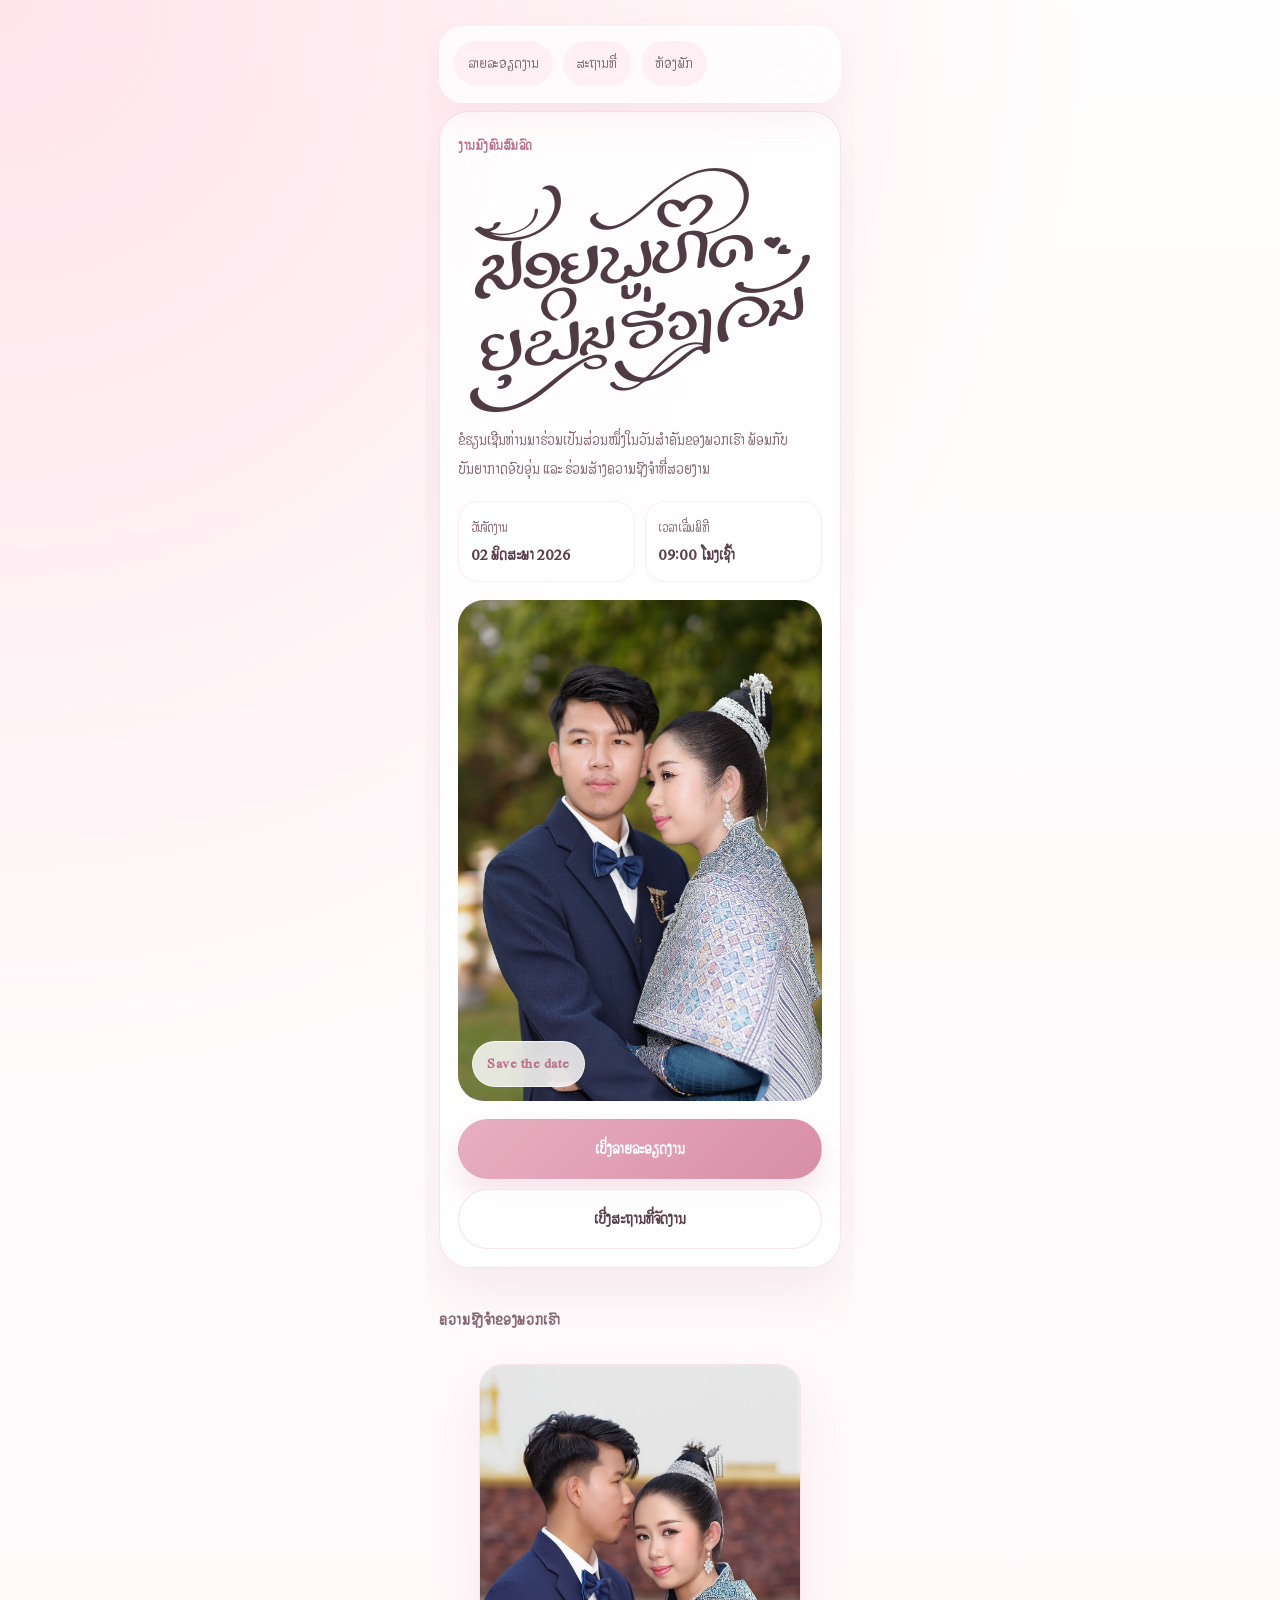
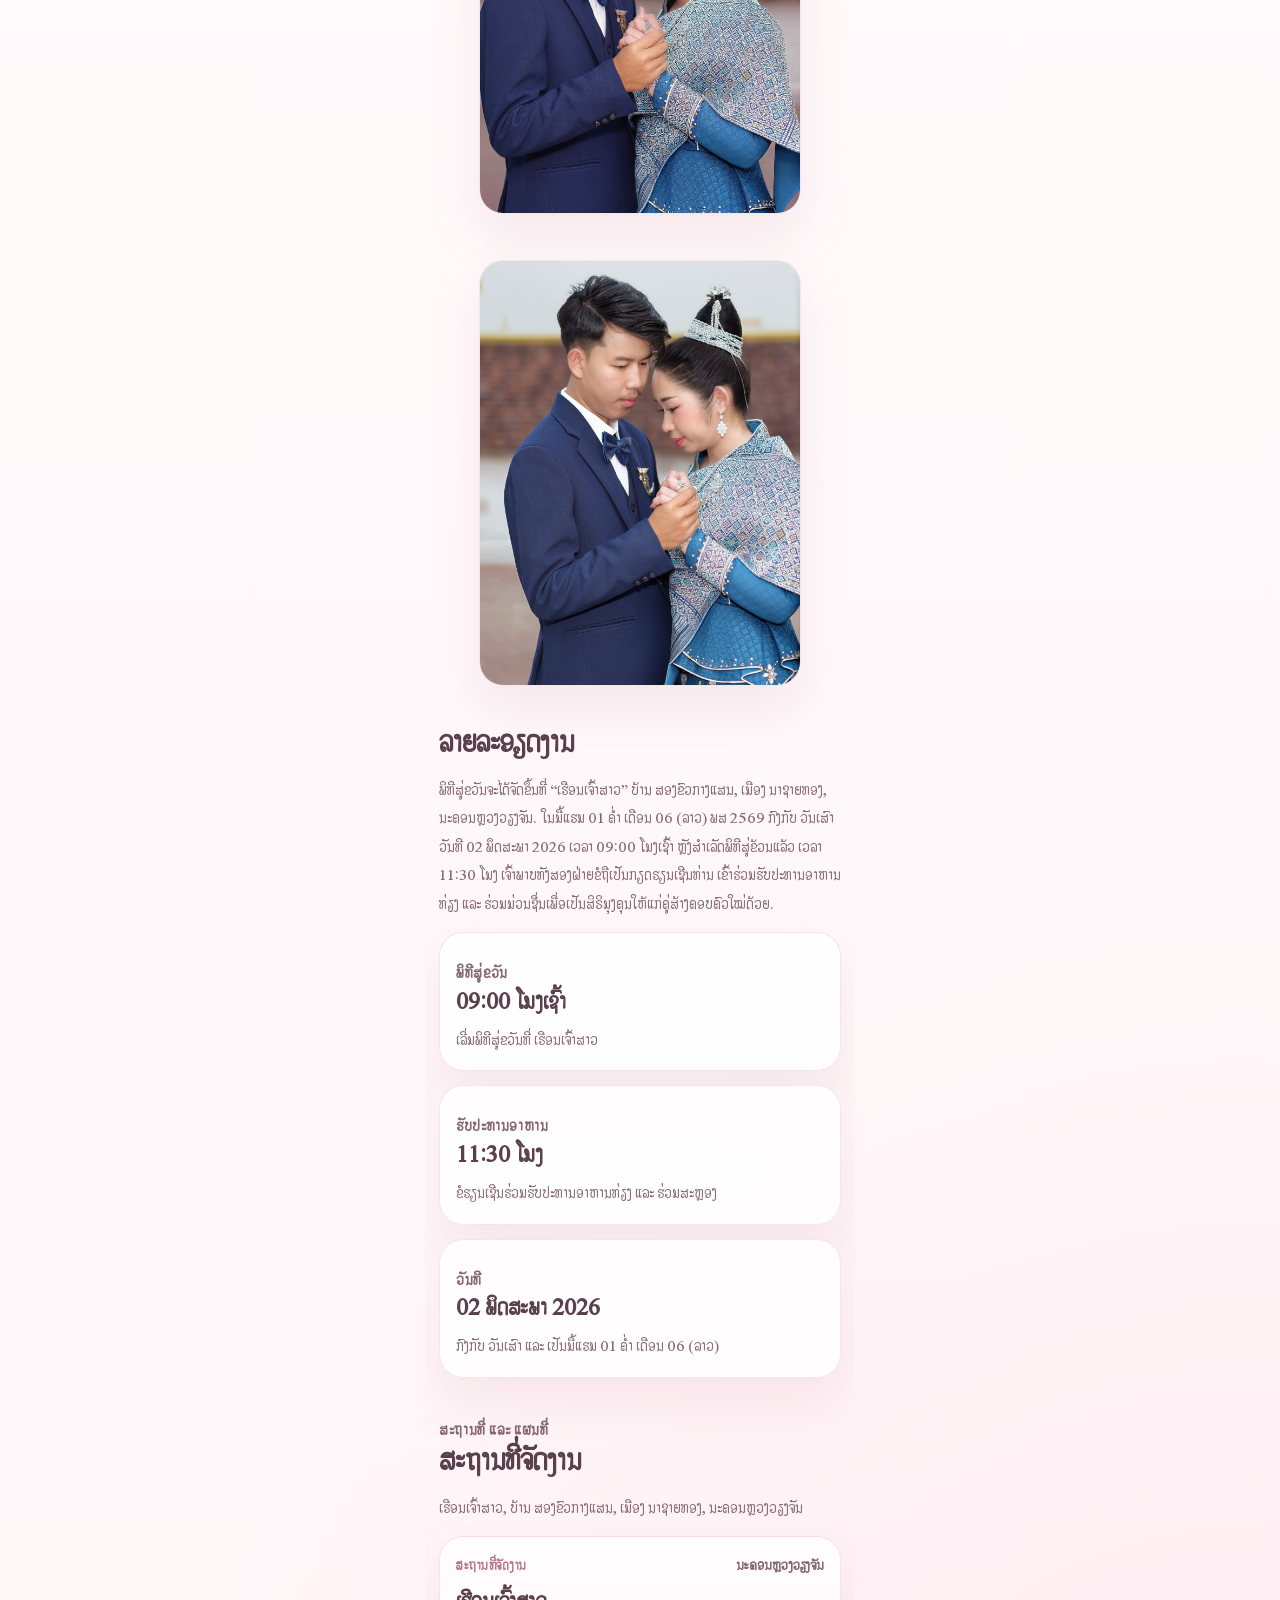
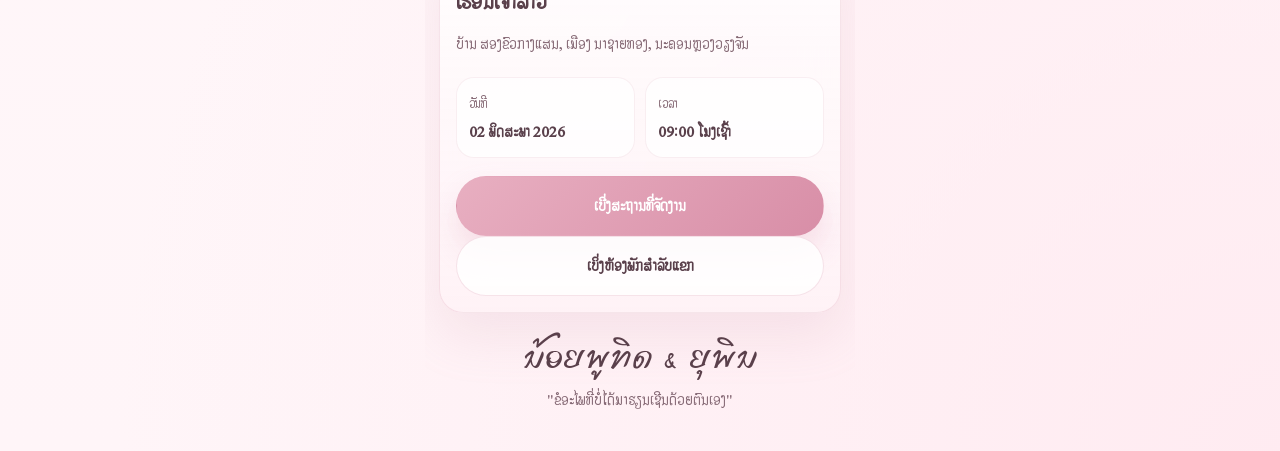
<file: index.html>
<!DOCTYPE html>
<html lang="lo">
  <head>
    <meta charset="UTF-8" />
    <meta name="viewport" content="width=device-width, initial-scale=1.0" />
    <title>ງານມົງຄົນສົມລົດນ້ອຍ ແລະ ຫຼິ້ງ</title>
    <meta
      name="description"
      content="ເວັບໄຊງານແຕ່ງງານໂທນ soft pink ແລະ ສີຂາວ ສຳລັບງານມົງຄົດສົມລົດ."
    />
    <link rel="stylesheet" href="styles.css" />
  </head>
  <body>
    <div class="page-shell">
      <header class="site-header">
        <nav class="quick-nav" aria-label="ການນຳທາງຫຼັກ">
          <a href="#details">ລາຍລະອຽດງານ</a>
          <a href="./venue.html">ສະຖານທີ່</a>
          <a href="./stay.html">ຫ້ອງພັກ</a>
        </nav>
      </header>

      <main id="top">
        <section class="hero reveal">
          <p class="eyebrow">ງານມົງຄົນສົມລົດ</p>
          <h1 class="hero-name-artwork">
            <span class="visually-hidden">ນ້ອຍພູທິດ ໄຊຍະບື ແລະ ຍຸພິນ ຮ່ວງວັນ</span>
            <img
              src="./noy&ling.png"
              alt="ນ້ອຍພູທິດ ໄຊຍະບື ແລະ ຍຸພິນ ຮ່ວງວັນ"
            />
          </h1>
          <p class="hero-text">
            ຂໍຮຽນເຊີນທ່ານມາຮ່ວມເປັນສ່ວນໜຶ່ງໃນວັນສຳຄັນຂອງພວກເຮົາ
            ພ້ອມກັບບັນຍາກາດອົບອຸ່ນ ແລະ ຮ່ວມສ້າງຄວາມຊົງຈຳທີ່ສວຍງາມ
          </p>

          <div class="hero-info">
            <div class="info-chip">
              <span>ວັນຈັດງານ</span>
              <strong>02 ພຶດສະພາ 2026</strong>
            </div>
            <div class="info-chip">
              <span>ເວລາເລີ່ມພິທີ</span>
              <strong>09:00 ໂມງເຊົ້າ</strong>
            </div>
          </div>

          <figure class="hero-photo-card">
            <img
              src="./pic/IMG_0984.JPG"
              alt="ຮູບຄູ່ບ່າວສາວຮູບຫຼັກ"
            />
            <figcaption class="photo-badge">Save the date</figcaption>
          </figure>

          <div class="hero-actions">
            <a class="button button-primary" href="#details">ເບິ່ງລາຍລະອຽດງານ</a>
            <a class="button button-secondary" href="./venue.html">ເບີ່ງສະຖານທີ່ຈັດງານ</a>
          </div>
        </section>

        <section class="section moments-section" id="moments">
          <div class="section-heading reveal">
            <p class="eyebrow">ຄວາມຊົງຈຳຂອງພວກເຮົາ</p>
          </div>

          <div class="gallery-stack">
            <figure class="gallery-card gallery-card-large reveal">
              <img
                src="./pic/IMG_0985.JPG"
                alt="ຮູບຄູ່ບ່າວສາວພາບທີ່ສອງ"
              />
            </figure>
            <figure class="gallery-card reveal">
              <img
                src="./pic/IMG_1001.JPG"
                alt="ຮູບຄູ່ບ່າວສາວພາບທີ່ສາມ"
              />
            </figure>
          </div>
        </section>

        <section class="section details-section" id="details">
          <div class="section-heading reveal">
            <h2>ລາຍລະອຽດງານ</h2>
            <p class="detail-paragraph">
              ພິທີສູ່ຂວັນຈະໄດ້ຈັດຂຶ້ນທີ່ “ເຮືອນເຈົ້າສາວ” ບ້ານ ສອງຂົວກາງແສນ,
              ເມືອງ ນາຊາຍທອງ, ນະຄອນຫຼວງວຽງຈັນ. ໃນມື້ແຮມ 01 ຄໍ່າ ເດືອນ 06 (ລາວ)
              ພສ 2569 ກົງກັບ ວັນເສົາ ວັນທີ 02 ພຶດສະພາ 2026 ເວລາ 09:00 ໂມງເຊົ້າ
              ຫຼັງສຳເລັດພິທີສູ່ຂ້ວນແລ້ວ ເວລາ 11:30 ໂມງ
              ເຈົ້າພາບທັງສອງຝ່າຍຂໍຖືເປັນກຽດຮຽນເຊີນທ່ານ ເຂົ້າຮ່ວມຮັບປະທານອາຫານທ່ຽງ
              ແລະ ຮ່ວມມ່ວນຊື່ນເພື່ອເປັນສິຣິມຸງຄຸນໃຫ້ແກ່ຄູ່ສ້າງຄອບຄົວໃໝ່ດ້ວຍ.
            </p>
          </div>

          <div class="details-grid">
            <article class="detail-card reveal">
              <p class="detail-label">ພິທີສູ່ຂວັນ</p>
              <h3>09:00 ໂມງເຊົ້າ</h3>
              <p>ເລີ່ມພິທີສູ່ຂວັນທີ່ ເຮືອນເຈົ້າສາວ</p>
            </article>

            <article class="detail-card reveal">
              <p class="detail-label">ຮັບປະທານອາຫານ</p>
              <h3>11:30 ໂມງ</h3>
              <p>ຂໍຮຽນເຊີນຮ່ວມຮັບປະທານອາຫານທ່ຽງ ແລະ ຮ່ວມສະຫຼອງ</p>
            </article>

            <article class="detail-card reveal">
              <p class="detail-label">ວັນທີ</p>
              <h3>02 ພຶດສະພາ 2026</h3>
              <p>ກົງກັບ ວັນເສົາ ແລະ ເປັນມື້ແຮມ 01 ຄໍ່າ ເດືອນ 06 (ລາວ)</p>
            </article>
          </div>
        </section>

        <section class="section venue-section" id="venue">
          <div class="section-heading reveal">
            <p class="eyebrow">ສະຖານທີ່ ແລະ ແຜນທີ່</p>
            <h2>ສະຖານທີ່ຈັດງານ</h2>
            <p>
              ເຮືອນເຈົ້າສາວ, ບ້ານ ສອງຂົວກາງແສນ, ເມືອງ ນາຊາຍທອງ,
              ນະຄອນຫຼວງວຽງຈັນ
            </p>
          </div>

          <article class="venue-card reveal">
            <div class="venue-topline">
              <span>ສະຖານທີ່ຈັດງານ</span>
              <strong>ນະຄອນຫຼວງວຽງຈັນ</strong>
            </div>

            <h3>ເຮືອນເຈົ້າສາວ</h3>
            <p>
              ບ້ານ ສອງຂົວກາງແສນ, ເມືອງ ນາຊາຍທອງ,
              ນະຄອນຫຼວງວຽງຈັນ
            </p>

            <div class="venue-meta">
              <div>
                <span>ວັນທີ</span>
                <strong>02 ພຶດສະພາ 2026</strong>
              </div>
              <div>
                <span>ເວລາ</span>
                <strong>09:00 ໂມງເຊົ້າ</strong>
              </div>
            </div>

            <a
              class="button button-primary"
              href="./venue.html"
            >
              ເບີ່ງສະຖານທີ່ຈັດງານ
            </a>
            <a
              class="button button-secondary"
              href="./stay.html"
            >
              ເບິ່ງຫ້ອງພັກສຳລັບແຂກ
            </a>
          </article>
        </section>
      </main>

      <footer class="site-footer reveal">
        <p> ນ້ອຍພູທິດ & ຍຸພິນ</p>
        <p class="footer-note">
          "ຂໍອະໄພທີ່ບໍ່ໄດ້ມາຮຽນເຊີນດ້ວຍຕົນເອງ"
        </p>
      </footer>
    </div>

    <script src="script.js"></script>
  </body>
</html>
</file>
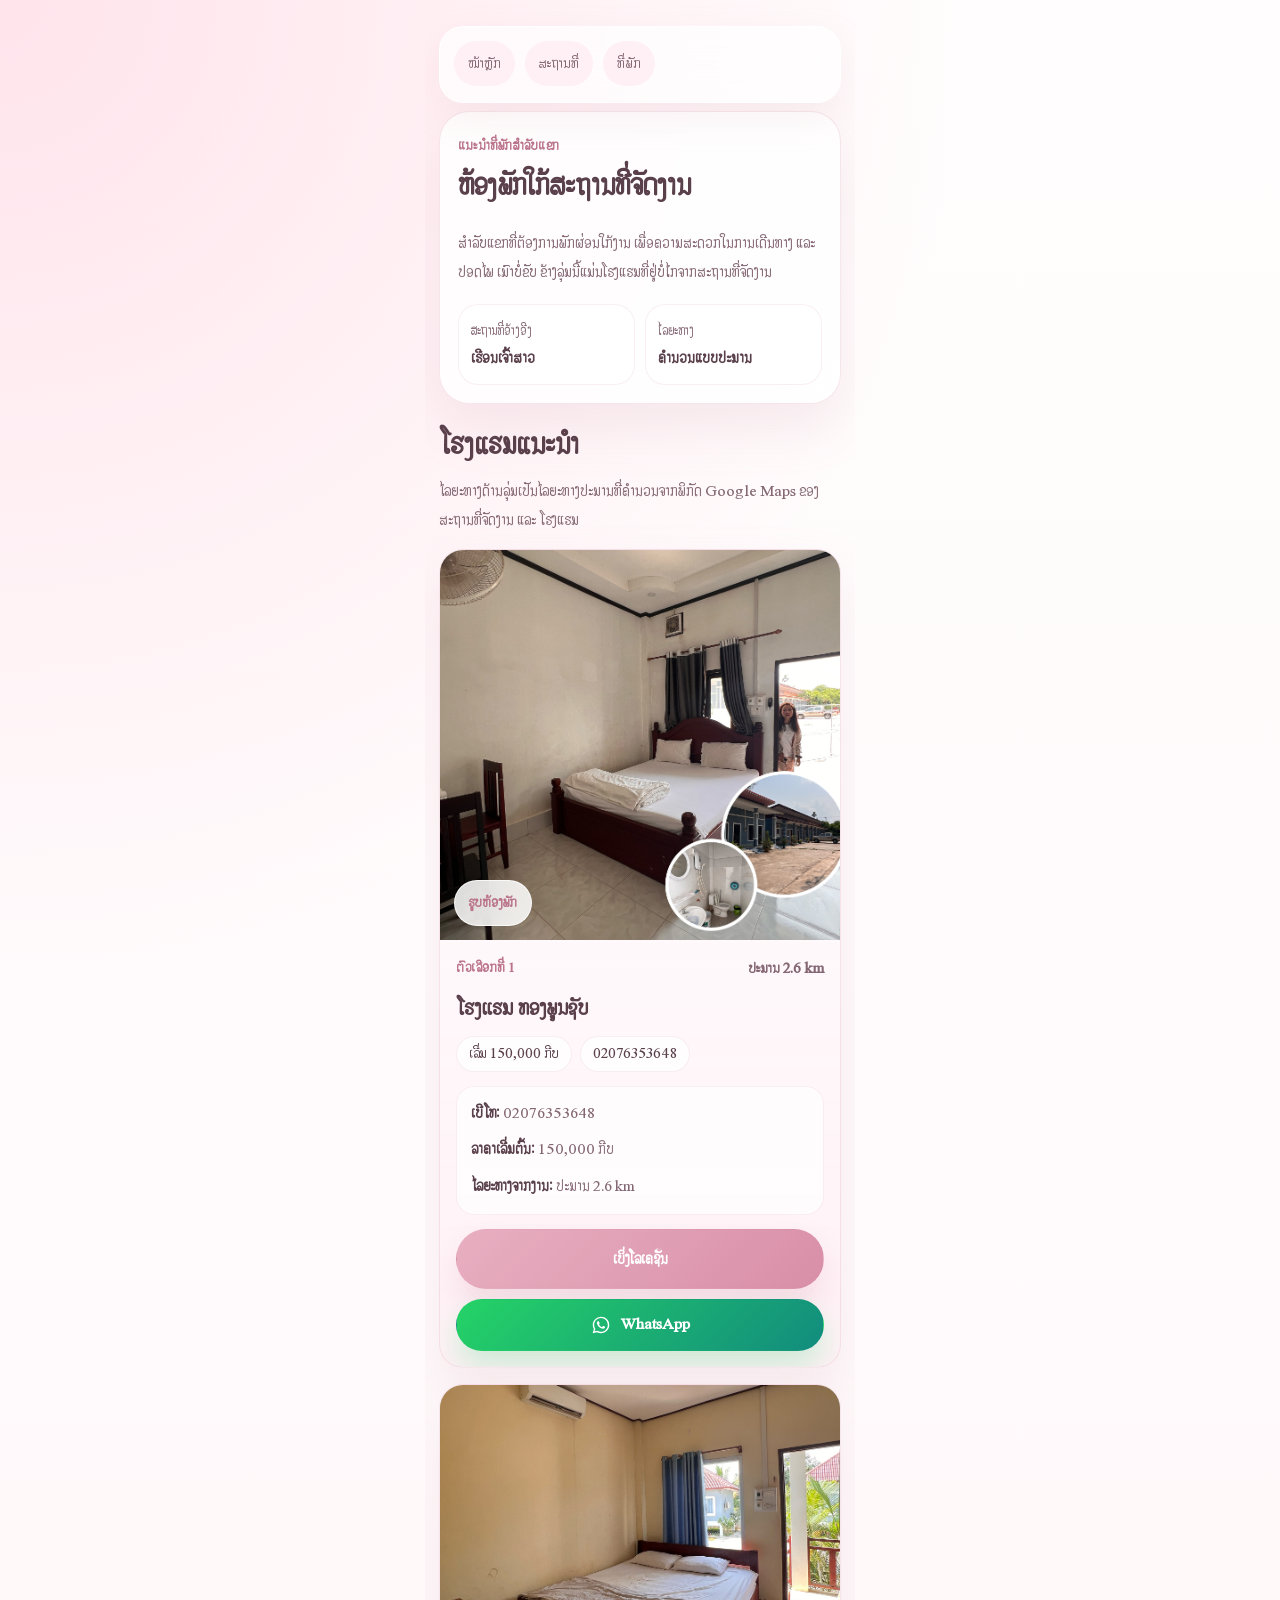
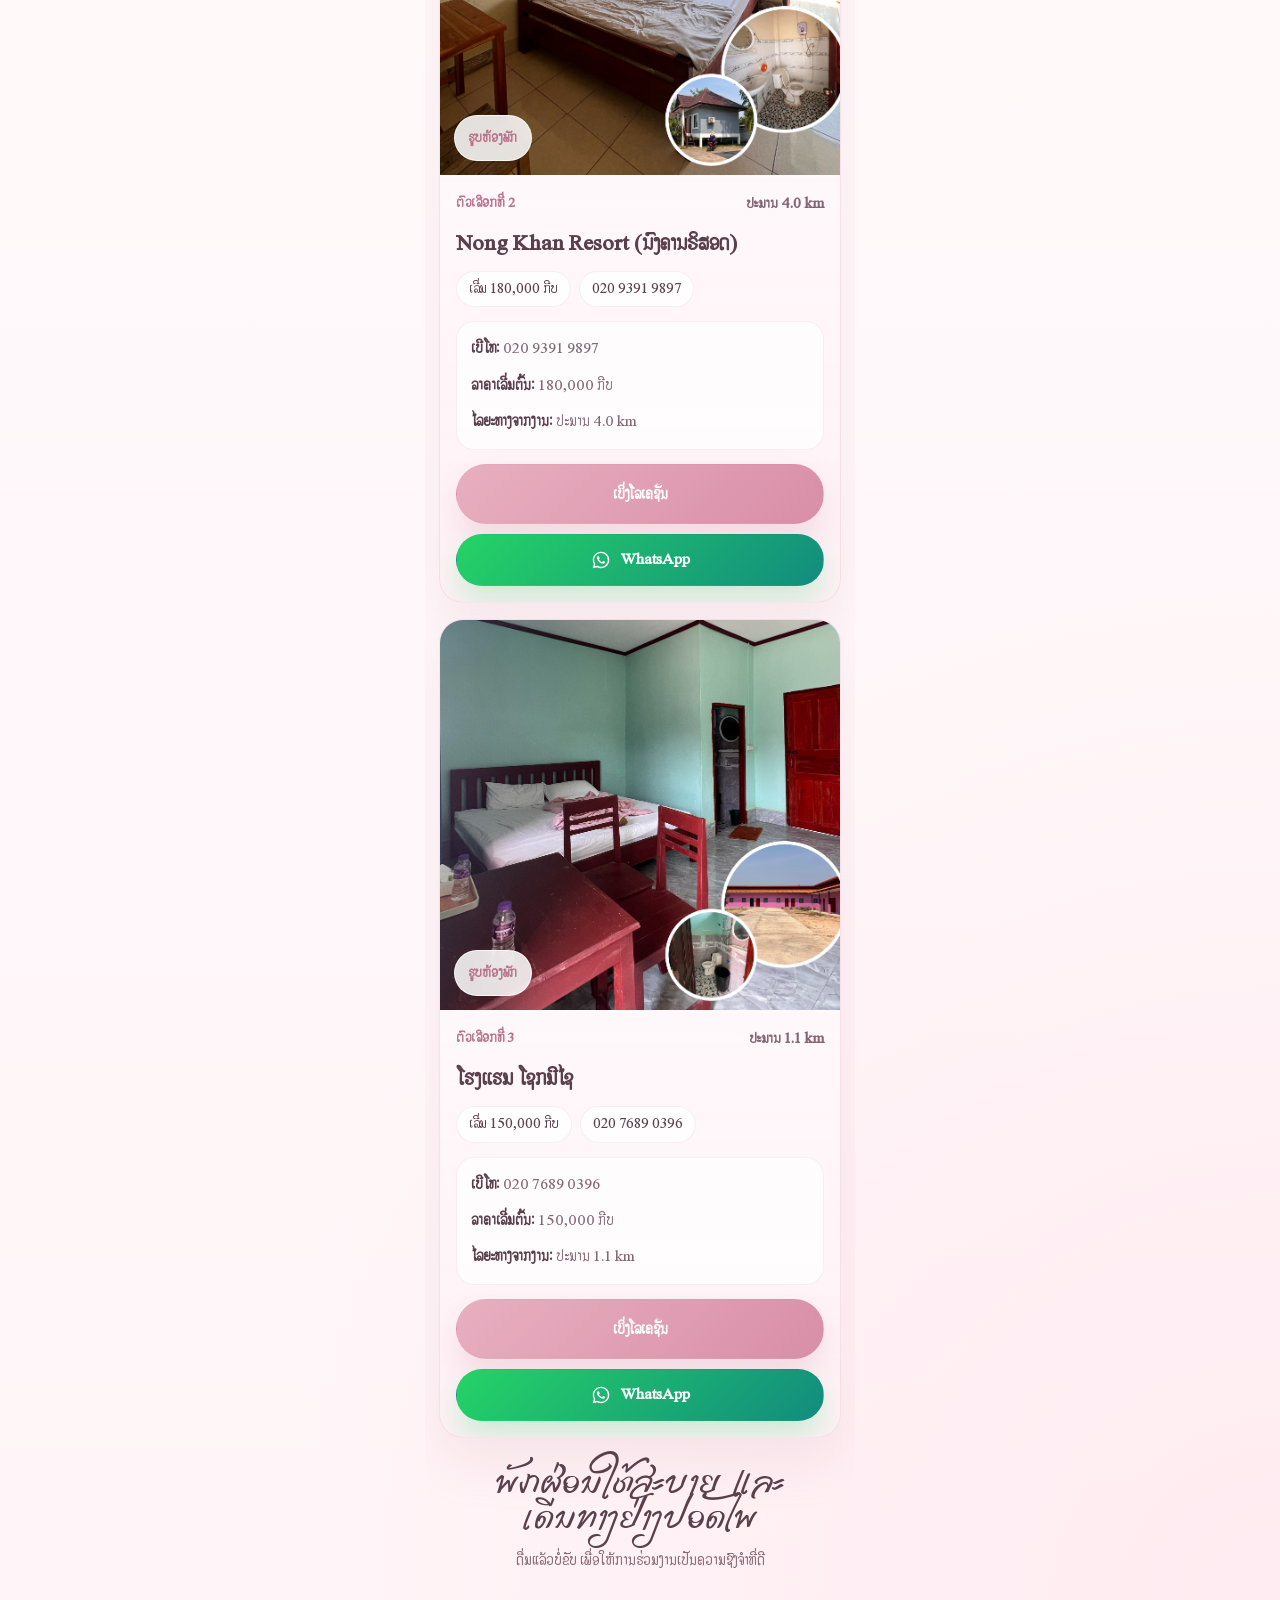
<file: stay.html>
<!DOCTYPE html>
<html lang="lo">
  <head>
    <meta charset="UTF-8" />
    <meta name="viewport" content="width=device-width, initial-scale=1.0" />
    <title>ແນະນຳຫ້ອງພັກສຳລັບແຂກ</title>
    <meta
      name="description"
      content="ແນະນຳໂຮງແຮມໃກ້ສະຖານທີ່ຈັດງານ ພ້ອມລາຄາ ແລະ ໄລຍະທາງປະມານ."
    />
    <link rel="stylesheet" href="styles.css" />
  </head>
  <body>
    <div class="page-shell">
      <header class="site-header">
        <nav class="quick-nav" aria-label="ການນຳທາງຫຼັກ">
          <a href="./index.html">ໜ້າຫຼັກ</a>
          <a href="./venue.html">ສະຖານທີ່</a>
          <a href="#hotel-list">ທີ່ພັກ</a>
        </nav>
      </header>

      <main id="top">
        <section class="hero reveal">
          <p class="eyebrow">ແນະນຳທີ່ພັກສຳລັບແຂກ</p>
          <h1 class="venue-page-title">ຫ້ອງພັກໃກ້ສະຖານທີ່ຈັດງານ</h1>
          <p class="hero-text">
            ສຳລັບແຂກທີ່ຕ້ອງການພັກຜ່ອນໃກ້ງານ ເພື່ອຄວາມສະດວກໃນການເດີນທາງ
            ແລະ ປອດໄພ ເມົາບໍ່ຂັບ ຂ້າງລຸ່ມນີ້ແມ່ນໂຮງແຮມທີ່ຢູ່ບໍ່ໄກຈາກສະຖານທີ່ຈັດງານ
          </p>

          <div class="hero-info">
            <div class="info-chip">
              <span>ສະຖານທີ່ອ້າງອີງ</span>
              <strong>ເຮືອນເຈົ້າສາວ</strong>
            </div>
            <div class="info-chip">
              <span>ໄລຍະທາງ</span>
              <strong>ຄຳນວນແບບປະມານ</strong>
            </div>
          </div>
        </section>

        <section class="section" id="hotel-list">
          <div class="section-heading reveal">
            <h2>ໂຮງແຮມແນະນຳ</h2>
            <p class="hotel-note">
              ໄລຍະທາງດ້ານລຸ່ມເປັນໄລຍະທາງປະມານທີ່ຄຳນວນຈາກພິກັດ Google Maps
              ຂອງສະຖານທີ່ຈັດງານ ແລະ ໂຮງແຮມ
            </p>
          </div>

          <div class="stay-grid">
            <article class="hotel-card reveal">
              <figure class="hotel-photo-frame">
                <img src="./pic/H1.jpg" alt="ຮູບຫ້ອງພັກ ໂຮງແຮມ ທອງພູນຊັບ" />
                <figcaption class="hotel-photo-label">ຮູບຫ້ອງພັກ</figcaption>
              </figure>

              <div class="hotel-body">
                <div class="hotel-topline">
                  <span>ຕົວເລືອກທີ່ 1</span>
                  <strong>ປະມານ 2.6 km</strong>
                </div>

                <h3>ໂຮງແຮມ ທອງພູນຊັບ</h3>

                <div class="hotel-badges">
                  <span>ເລີ່ມ 150,000 ກີບ</span>
                  <span>02076353648</span>
                </div>

                <div class="hotel-meta-list">
                  <p><strong>ເບີໂທ:</strong> 02076353648</p>
                  <p><strong>ລາຄາເລີ່ມຕົ້ນ:</strong> 150,000 ກີບ</p>
                  <p><strong>ໄລຍະທາງຈາກງານ:</strong> ປະມານ 2.6 km</p>
                </div>

                <div class="hotel-actions">
                  <a class="button button-primary" href="https://maps.app.goo.gl/dNXjxW8s7bUwDovT9" target="_blank" rel="noreferrer">ເບິ່ງໂລເຄຊັ້ນ</a>
                  <a class="button button-whatsapp" href="https://wa.me/8562076353648" target="_blank" rel="noreferrer" aria-label="WhatsApp ຫາ ໂຮງແຮມ ທອງພູນຊັບ">
                    <svg viewBox="0 0 24 24" aria-hidden="true">
                      <path d="M19.05 4.91A9.82 9.82 0 0 0 12.03 2c-5.46 0-9.9 4.44-9.9 9.9 0 1.74.45 3.43 1.32 4.92L2 22l5.33-1.39a9.86 9.86 0 0 0 4.7 1.2h.01c5.46 0 9.9-4.44 9.9-9.9a9.83 9.83 0 0 0-2.89-7zM12.04 20.14h-.01a8.2 8.2 0 0 1-4.18-1.15l-.3-.18-3.16.82.84-3.08-.2-.32a8.2 8.2 0 0 1-1.26-4.33c0-4.52 3.68-8.2 8.21-8.2 2.19 0 4.25.85 5.8 2.4a8.14 8.14 0 0 1 2.4 5.82c0 4.52-3.68 8.21-8.2 8.21zm4.5-6.16c-.25-.13-1.47-.72-1.69-.8-.23-.08-.39-.12-.56.12-.16.24-.64.79-.78.95-.14.16-.29.18-.54.06-.25-.13-1.04-.38-1.98-1.21-.73-.65-1.22-1.44-1.36-1.69-.14-.24-.01-.38.11-.51.11-.11.24-.29.36-.44.12-.14.16-.24.24-.4.08-.16.04-.3-.02-.42-.07-.13-.56-1.35-.77-1.84-.2-.48-.4-.41-.56-.42h-.48c-.16 0-.42.06-.64.3-.22.24-.84.82-.84 2s.86 2.32.98 2.48c.12.16 1.69 2.58 4.09 3.61.57.24 1.01.39 1.36.49.57.18 1.1.15 1.51.09.46-.07 1.47-.6 1.68-1.18.21-.58.21-1.08.15-1.18-.06-.1-.22-.16-.47-.28z"/>
                    </svg>
                    <span>WhatsApp</span>
                  </a>
                </div>
              </div>
            </article>

            <article class="hotel-card reveal">
              <figure class="hotel-photo-frame">
                <img src="./pic/H2.jpg" alt="ຮູບຫ້ອງພັກ Nong Khan Resort" />
                <figcaption class="hotel-photo-label">ຮູບຫ້ອງພັກ</figcaption>
              </figure>

              <div class="hotel-body">
                <div class="hotel-topline">
                  <span>ຕົວເລືອກທີ່ 2</span>
                  <strong>ປະມານ 4.0 km</strong>
                </div>

                <h3>Nong Khan Resort (ນົງຄານຣິສອດ)</h3>

                <div class="hotel-badges">
                  <span>ເລີ່ມ 180,000 ກີບ</span>
                  <span>020 9391 9897</span>
                </div>

                <div class="hotel-meta-list">
                  <p><strong>ເບີໂທ:</strong> 020 9391 9897</p>
                  <p><strong>ລາຄາເລີ່ມຕົ້ນ:</strong> 180,000 ກີບ</p>
                  <p><strong>ໄລຍະທາງຈາກງານ:</strong> ປະມານ 4.0 km</p>
                </div>

                <div class="hotel-actions">
                  <a class="button button-primary" href="https://maps.app.goo.gl/bc4GUqdzLYqfW7oU9" target="_blank" rel="noreferrer">ເບິ່ງໂລເຄຊັ້ນ</a>
                  <a class="button button-whatsapp" href="https://wa.me/8562093919897" target="_blank" rel="noreferrer" aria-label="WhatsApp ຫາ Nong Khan Resort">
                    <svg viewBox="0 0 24 24" aria-hidden="true">
                      <path d="M19.05 4.91A9.82 9.82 0 0 0 12.03 2c-5.46 0-9.9 4.44-9.9 9.9 0 1.74.45 3.43 1.32 4.92L2 22l5.33-1.39a9.86 9.86 0 0 0 4.7 1.2h.01c5.46 0 9.9-4.44 9.9-9.9a9.83 9.83 0 0 0-2.89-7zM12.04 20.14h-.01a8.2 8.2 0 0 1-4.18-1.15l-.3-.18-3.16.82.84-3.08-.2-.32a8.2 8.2 0 0 1-1.26-4.33c0-4.52 3.68-8.2 8.21-8.2 2.19 0 4.25.85 5.8 2.4a8.14 8.14 0 0 1 2.4 5.82c0 4.52-3.68 8.21-8.2 8.21zm4.5-6.16c-.25-.13-1.47-.72-1.69-.8-.23-.08-.39-.12-.56.12-.16.24-.64.79-.78.95-.14.16-.29.18-.54.06-.25-.13-1.04-.38-1.98-1.21-.73-.65-1.22-1.44-1.36-1.69-.14-.24-.01-.38.11-.51.11-.11.24-.29.36-.44.12-.14.16-.24.24-.4.08-.16.04-.3-.02-.42-.07-.13-.56-1.35-.77-1.84-.2-.48-.4-.41-.56-.42h-.48c-.16 0-.42.06-.64.3-.22.24-.84.82-.84 2s.86 2.32.98 2.48c.12.16 1.69 2.58 4.09 3.61.57.24 1.01.39 1.36.49.57.18 1.1.15 1.51.09.46-.07 1.47-.6 1.68-1.18.21-.58.21-1.08.15-1.18-.06-.1-.22-.16-.47-.28z"/>
                    </svg>
                    <span>WhatsApp</span>
                  </a>
                </div>
              </div>
            </article>

            <article class="hotel-card reveal">
              <figure class="hotel-photo-frame">
                <img src="./pic/H3.jpg" alt="ຮູບຫ້ອງພັກ ໂຮງແຮມ ໂຊກມີໄຊ" />
                <figcaption class="hotel-photo-label">ຮູບຫ້ອງພັກ</figcaption>
              </figure>

              <div class="hotel-body">
                <div class="hotel-topline">
                  <span>ຕົວເລືອກທີ່ 3</span>
                  <strong>ປະມານ 1.1 km</strong>
                </div>

                <h3>ໂຮງແຮມ ໂຊກມີໄຊ</h3>

                <div class="hotel-badges">
                  <span>ເລີ່ມ 150,000 ກີບ</span>
                  <span>020 7689 0396</span>
                </div>

                <div class="hotel-meta-list">
                  <p><strong>ເບີໂທ:</strong> 020 7689 0396</p>
                  <p><strong>ລາຄາເລີ່ມຕົ້ນ:</strong> 150,000 ກີບ</p>
                  <p><strong>ໄລຍະທາງຈາກງານ:</strong> ປະມານ 1.1 km</p>
                </div>

                <div class="hotel-actions">
                  <a class="button button-primary" href="https://maps.app.goo.gl/86CZiQiJit9uQNao9" target="_blank" rel="noreferrer">ເບິ່ງໂລເຄຊັ້ນ</a>
                  <a class="button button-whatsapp" href="https://wa.me/8562076890396" target="_blank" rel="noreferrer" aria-label="WhatsApp ຫາ ໂຮງແຮມ ໂຊກມີໄຊ">
                    <svg viewBox="0 0 24 24" aria-hidden="true">
                      <path d="M19.05 4.91A9.82 9.82 0 0 0 12.03 2c-5.46 0-9.9 4.44-9.9 9.9 0 1.74.45 3.43 1.32 4.92L2 22l5.33-1.39a9.86 9.86 0 0 0 4.7 1.2h.01c5.46 0 9.9-4.44 9.9-9.9a9.83 9.83 0 0 0-2.89-7zM12.04 20.14h-.01a8.2 8.2 0 0 1-4.18-1.15l-.3-.18-3.16.82.84-3.08-.2-.32a8.2 8.2 0 0 1-1.26-4.33c0-4.52 3.68-8.2 8.21-8.2 2.19 0 4.25.85 5.8 2.4a8.14 8.14 0 0 1 2.4 5.82c0 4.52-3.68 8.21-8.2 8.21zm4.5-6.16c-.25-.13-1.47-.72-1.69-.8-.23-.08-.39-.12-.56.12-.16.24-.64.79-.78.95-.14.16-.29.18-.54.06-.25-.13-1.04-.38-1.98-1.21-.73-.65-1.22-1.44-1.36-1.69-.14-.24-.01-.38.11-.51.11-.11.24-.29.36-.44.12-.14.16-.24.24-.4.08-.16.04-.3-.02-.42-.07-.13-.56-1.35-.77-1.84-.2-.48-.4-.41-.56-.42h-.48c-.16 0-.42.06-.64.3-.22.24-.84.82-.84 2s.86 2.32.98 2.48c.12.16 1.69 2.58 4.09 3.61.57.24 1.01.39 1.36.49.57.18 1.1.15 1.51.09.46-.07 1.47-.6 1.68-1.18.21-.58.21-1.08.15-1.18-.06-.1-.22-.16-.47-.28z"/>
                    </svg>
                    <span>WhatsApp</span>
                  </a>
                </div>
              </div>
            </article>
          </div>
        </section>
      </main>

      <footer class="site-footer reveal">
        <p>ພັກຜ່ອນໃຫ້ສະບາຍ ແລະ ເດີນທາງຢ່າງປອດໄພ</p>
        <p class="footer-note">ດື່ມແລ້ວບໍ່ຂັບ ເພື່ອໃຫ້ການຮ່ວມງານເປັນຄວາມຊົງຈຳທີ່ດີ</p>
      </footer>
    </div>

    <script src="script.js"></script>
  </body>
</html>
</file>
<file: styles.css>
@font-face {
  font-family: "Omaidy Hand Light";
  src: url("./Omaidy Hand Light.ttf") format("truetype");
  font-weight: 300;
  font-style: normal;
  font-display: swap;
}

@font-face {
  font-family: "Lao Ketmany 2";
  src: url("./Lao_Ketmany2.ttf") format("truetype");
  font-weight: 400;
  font-style: normal;
  font-display: swap;
}

:root {
  --bg: #fff7fa;
  --surface: rgba(255, 255, 255, 0.82);
  --surface-strong: #ffffff;
  --surface-soft: #fff0f5;
  --line: rgba(227, 182, 196, 0.34);
  --text: #5a404b;
  --muted: #846773;
  --accent: #e8afc1;
  --accent-strong: #d88ea7;
  --accent-deep: #ba738b;
  --shadow: 0 24px 50px rgba(198, 148, 166, 0.16);
  --radius-xl: 30px;
  --radius-lg: 24px;
  --radius-md: 18px;
  --phone-width: min(100vw, 430px);
}

* {
  box-sizing: border-box;
}

html {
  scroll-behavior: smooth;
}

body {
  margin: 0;
  min-height: 100vh;
  display: flex;
  justify-content: center;
  padding: 0;
  font-family: "Lao Ketmany 2", sans-serif;
  color: var(--text);
  background:
    radial-gradient(circle at top left, rgba(255, 222, 232, 0.82), transparent 28%),
    radial-gradient(circle at bottom right, rgba(255, 232, 239, 0.76), transparent 30%),
    linear-gradient(180deg, #fffdfd 0%, #fff5f8 100%);
}

a {
  color: inherit;
  text-decoration: none;
}

img {
  display: block;
  width: 100%;
  height: auto;
}

button {
  font: inherit;
}

.page-shell {
  position: relative;
  width: var(--phone-width);
  min-height: 100vh;
  padding: 16px 14px 36px;
  overflow: hidden;
}

.site-header,
.hero,
.section,
.site-footer {
  width: 100%;
}

.site-header {
  position: sticky;
  top: 10px;
  z-index: 20;
  display: flex;
  flex-direction: column;
  gap: 12px;
  margin-bottom: 18px;
  padding: 14px;
  border: 1px solid rgba(255, 255, 255, 0.7);
  border-radius: 24px;
  background: rgba(255, 255, 255, 0.68);
  backdrop-filter: blur(18px);
  box-shadow: 0 14px 36px rgba(211, 168, 183, 0.16);
}

.brand {
  font-family: "Omaidy Hand Light", cursive;
  font-size: 2rem;
  font-weight: 300;
  letter-spacing: 0.04em;
  text-align: center;
}

.quick-nav {
  display: flex;
  gap: 10px;
  overflow-x: auto;
  padding-bottom: 2px;
  scrollbar-width: none;
}

.quick-nav::-webkit-scrollbar {
  display: none;
}

.quick-nav a {
  flex: 0 0 auto;
  padding: 10px 14px;
  border-radius: 999px;
  background: var(--surface-soft);
  color: var(--muted);
  font-size: 0.92rem;
  white-space: nowrap;
}

.hero,
.gallery-card,
.detail-card,
.venue-card {
  border: 1px solid var(--line);
  background: var(--surface);
  backdrop-filter: blur(18px);
  box-shadow: var(--shadow);
}

.hero {
  position: relative;
  padding: 22px 18px 18px;
  border-radius: var(--radius-xl);
}

.eyebrow,
.detail-label,
.photo-badge,
.venue-topline span {
  margin: 0 0 10px;
  color: var(--accent-deep);
  font-size: 0.84rem;
  letter-spacing: 0.04em;
  font-weight: 700;
}

.hero-name-artwork,
.section-heading h2,
.detail-card h3,
.venue-card h3,
.site-footer p:first-child {
  margin: 0;
}

.hero-name-artwork {
  max-width: 100%;
}

.hero-name-artwork img {
  width: min(100%, 340px);
  margin: 0 auto;
  object-fit: contain;
}

.hero-text,
.section-heading p,
.detail-card p,
.venue-card p,
.footer-note,
.venue-topline strong,
.venue-meta span,
.venue-meta strong,
.quick-nav a,
.button {
  font-family: "Lao Ketmany 2", sans-serif;
}

.hero-text,
.section-heading p,
.detail-card p,
.venue-card p,
.footer-note {
  margin: 14px 0 0;
  color: var(--muted);
  line-height: 1.82;
  font-size: 0.98rem;
}

.hero-info {
  display: grid;
  grid-template-columns: 1fr 1fr;
  gap: 10px;
  margin-top: 18px;
}

.info-chip {
  padding: 14px 12px;
  border-radius: 20px;
  background: rgba(255, 255, 255, 0.8);
  border: 1px solid rgba(227, 182, 196, 0.22);
}

.info-chip span {
  display: block;
  margin-bottom: 6px;
  color: var(--muted);
  font-size: 0.82rem;
}

.info-chip strong {
  display: block;
  font-size: 0.96rem;
  line-height: 1.45;
}

.hero-photo-card {
  position: relative;
  margin: 18px 0 0;
  overflow: hidden;
  border-radius: 26px;
}

.hero-photo-card img {
  aspect-ratio: 4 / 5.5;
  object-fit: cover;
}

.photo-badge {
  position: absolute;
  left: 14px;
  bottom: 14px;
  margin: 0;
  padding: 10px 14px;
  border-radius: 999px;
  background: rgba(255, 255, 255, 0.82);
  border: 1px solid rgba(255, 255, 255, 0.7);
  backdrop-filter: blur(14px);
}

.hero-actions {
  display: grid;
  grid-template-columns: 1fr;
  gap: 10px;
  margin-top: 18px;
}

.button {
  display: inline-flex;
  align-items: center;
  justify-content: center;
  width: 100%;
  padding: 15px 18px;
  border-radius: 999px;
  border: 1px solid transparent;
  font-size: 0.98rem;
  font-weight: 700;
  transition:
    transform 180ms ease,
    box-shadow 180ms ease,
    background 180ms ease;
}

.button:hover {
  transform: translateY(-2px);
}

.button-primary {
  background: linear-gradient(135deg, var(--accent), var(--accent-strong));
  color: #fff;
  box-shadow: 0 16px 30px rgba(217, 143, 167, 0.24);
}

.button-secondary {
  background: rgba(255, 255, 255, 0.85);
  border-color: rgba(217, 143, 167, 0.24);
  color: var(--text);
}

.section {
  padding-top: 24px;
}

.section-heading {
  margin-bottom: 14px;
}

.section-heading h2 {
  font-size: 1.86rem;
  line-height: 1.18;
}

.detail-paragraph {
  margin-top: 12px;
}

.gallery-stack,
.details-grid {
  display: grid;
  grid-template-columns: 1fr;
  gap: 14px;
}

.gallery-card,
.detail-card,
.venue-card {
  overflow: hidden;
  padding: 16px;
  border-radius: var(--radius-lg);
}

.gallery-card {
  padding: 0;
}

.gallery-card img {
  aspect-ratio: 4 / 5.3;
  object-fit: cover;
}

.gallery-card-large img {
  aspect-ratio: 4 / 5.6;
}

.route-gallery .gallery-card {
  position: relative;
}

.route-caption {
  margin: 0;
  padding: 12px 14px;
  color: var(--text);
  font-size: 0.92rem;
  background: rgba(255, 255, 255, 0.92);
}

.detail-card h3,
.venue-card h3,
.video-card h3,
.venue-page-title {
  font-size: 1.44rem;
  line-height: 1.22;
}

.detail-card p {
  margin-top: 10px;
}

.venue-card {
  background:
    linear-gradient(180deg, rgba(255, 255, 255, 0.82), rgba(255, 242, 246, 0.96));
}

.video-card {
  display: grid;
  gap: 14px;
  padding: 16px;
  border: 1px solid var(--line);
  border-radius: var(--radius-lg);
  background:
    linear-gradient(180deg, rgba(255, 255, 255, 0.84), rgba(255, 239, 244, 0.96));
  backdrop-filter: blur(18px);
  box-shadow: var(--shadow);
}

.video-placeholder {
  padding: 18px;
  border-radius: 20px;
  background:
    linear-gradient(180deg, rgba(255, 243, 247, 0.95), rgba(255, 255, 255, 0.88));
  border: 1px solid rgba(227, 182, 196, 0.26);
}

.video-placeholder p {
  margin-top: 10px;
  color: var(--muted);
  line-height: 1.8;
}

.route-video-player {
  width: 100%;
  margin-top: 14px;
  border-radius: 20px;
  background: #000;
  overflow: hidden;
}

.venue-page-title {
  font-size: 1.86rem;
  margin-top: 2px;
}

.venue-topline {
  display: flex;
  align-items: center;
  justify-content: space-between;
  gap: 12px;
  margin-bottom: 10px;
}

.venue-topline span {
  margin: 0;
}

.venue-topline strong {
  color: var(--muted);
  font-size: 0.9rem;
}

.venue-meta {
  display: grid;
  grid-template-columns: 1fr 1fr;
  gap: 10px;
  margin: 18px 0;
}

.venue-meta div {
  padding: 14px 12px;
  border-radius: 18px;
  background: rgba(255, 255, 255, 0.76);
  border: 1px solid rgba(227, 182, 196, 0.22);
}

.venue-meta span {
  display: block;
  margin-bottom: 6px;
  color: var(--muted);
  font-size: 0.82rem;
}

.venue-meta strong {
  display: block;
  font-size: 0.94rem;
  line-height: 1.48;
}

.site-footer {
  padding: 28px 6px 0;
  text-align: center;
}

.stay-grid {
  display: grid;
  grid-template-columns: 1fr;
  gap: 16px;
}

.hotel-card {
  overflow: hidden;
  border: 1px solid var(--line);
  border-radius: var(--radius-lg);
  background:
    linear-gradient(180deg, rgba(255, 255, 255, 0.88), rgba(255, 241, 246, 0.98));
  backdrop-filter: blur(18px);
  box-shadow: var(--shadow);
}

.hotel-photo-frame {
  position: relative;
  margin: 0;
  overflow: hidden;
  background: #f7dce5;
}

.hotel-photo-frame img {
  width: 100%;
  aspect-ratio: 4 / 3.9;
  object-fit: cover;
}

.hotel-photo-label {
  position: absolute;
  left: 14px;
  bottom: 14px;
  margin: 0;
  padding: 10px 14px;
  border-radius: 999px;
  background: rgba(255, 255, 255, 0.86);
  border: 1px solid rgba(255, 255, 255, 0.76);
  color: var(--accent-deep);
  font-size: 0.86rem;
  font-weight: 700;
  backdrop-filter: blur(12px);
}

.hotel-body {
  display: grid;
  gap: 14px;
  padding: 16px;
}

.hotel-body h3 {
  margin: 0;
  font-size: 1.36rem;
  line-height: 1.24;
}

.hotel-topline {
  display: flex;
  align-items: center;
  justify-content: space-between;
  gap: 12px;
}

.hotel-topline span {
  margin: 0;
  color: var(--accent-deep);
  font-size: 0.84rem;
  font-weight: 700;
  letter-spacing: 0.04em;
}

.hotel-topline strong {
  color: var(--muted);
  font-size: 0.92rem;
}

.hotel-badges {
  display: flex;
  flex-wrap: wrap;
  gap: 8px;
}

.hotel-badges span {
  display: inline-flex;
  align-items: center;
  min-height: 36px;
  padding: 8px 12px;
  border-radius: 999px;
  background: rgba(255, 255, 255, 0.88);
  border: 1px solid rgba(227, 182, 196, 0.24);
  color: var(--text);
  font-size: 0.9rem;
  line-height: 1.3;
}

.hotel-meta-list {
  display: grid;
  gap: 10px;
  padding: 14px;
  border-radius: 18px;
  background: rgba(255, 255, 255, 0.74);
  border: 1px solid rgba(227, 182, 196, 0.22);
}

.hotel-meta-list p {
  margin: 0;
  color: var(--muted);
  line-height: 1.72;
  font-size: 0.95rem;
}

.hotel-meta-list strong {
  color: var(--text);
}

.hotel-actions {
  display: grid;
  grid-template-columns: 1fr;
  gap: 10px;
}

.button-whatsapp {
  gap: 10px;
  background: linear-gradient(135deg, #25d366, #128c7e);
  color: #fff;
  box-shadow: 0 16px 30px rgba(37, 211, 102, 0.22);
}

.button-whatsapp svg {
  width: 20px;
  height: 20px;
  fill: currentColor;
  flex: 0 0 auto;
}

.button-whatsapp span {
  line-height: 1;
}

.hotel-note {
  margin-top: 12px;
}

.site-footer p:first-child {
  font-family: "Omaidy Hand Light", cursive;
  font-size: 2rem;
  font-weight: 300;
  line-height: 1.1;
}

.footer-note {
  margin-top: 10px;
}

.reveal {
  opacity: 0;
  transform: translateY(24px);
  transition:
    opacity 700ms ease,
    transform 700ms ease;
}

.reveal.is-visible {
  opacity: 1;
  transform: translateY(0);
}

.visually-hidden {
  position: absolute;
  width: 1px;
  height: 1px;
  padding: 0;
  margin: -1px;
  overflow: hidden;
  clip: rect(0, 0, 0, 0);
  white-space: nowrap;
  border: 0;
}
</file>
